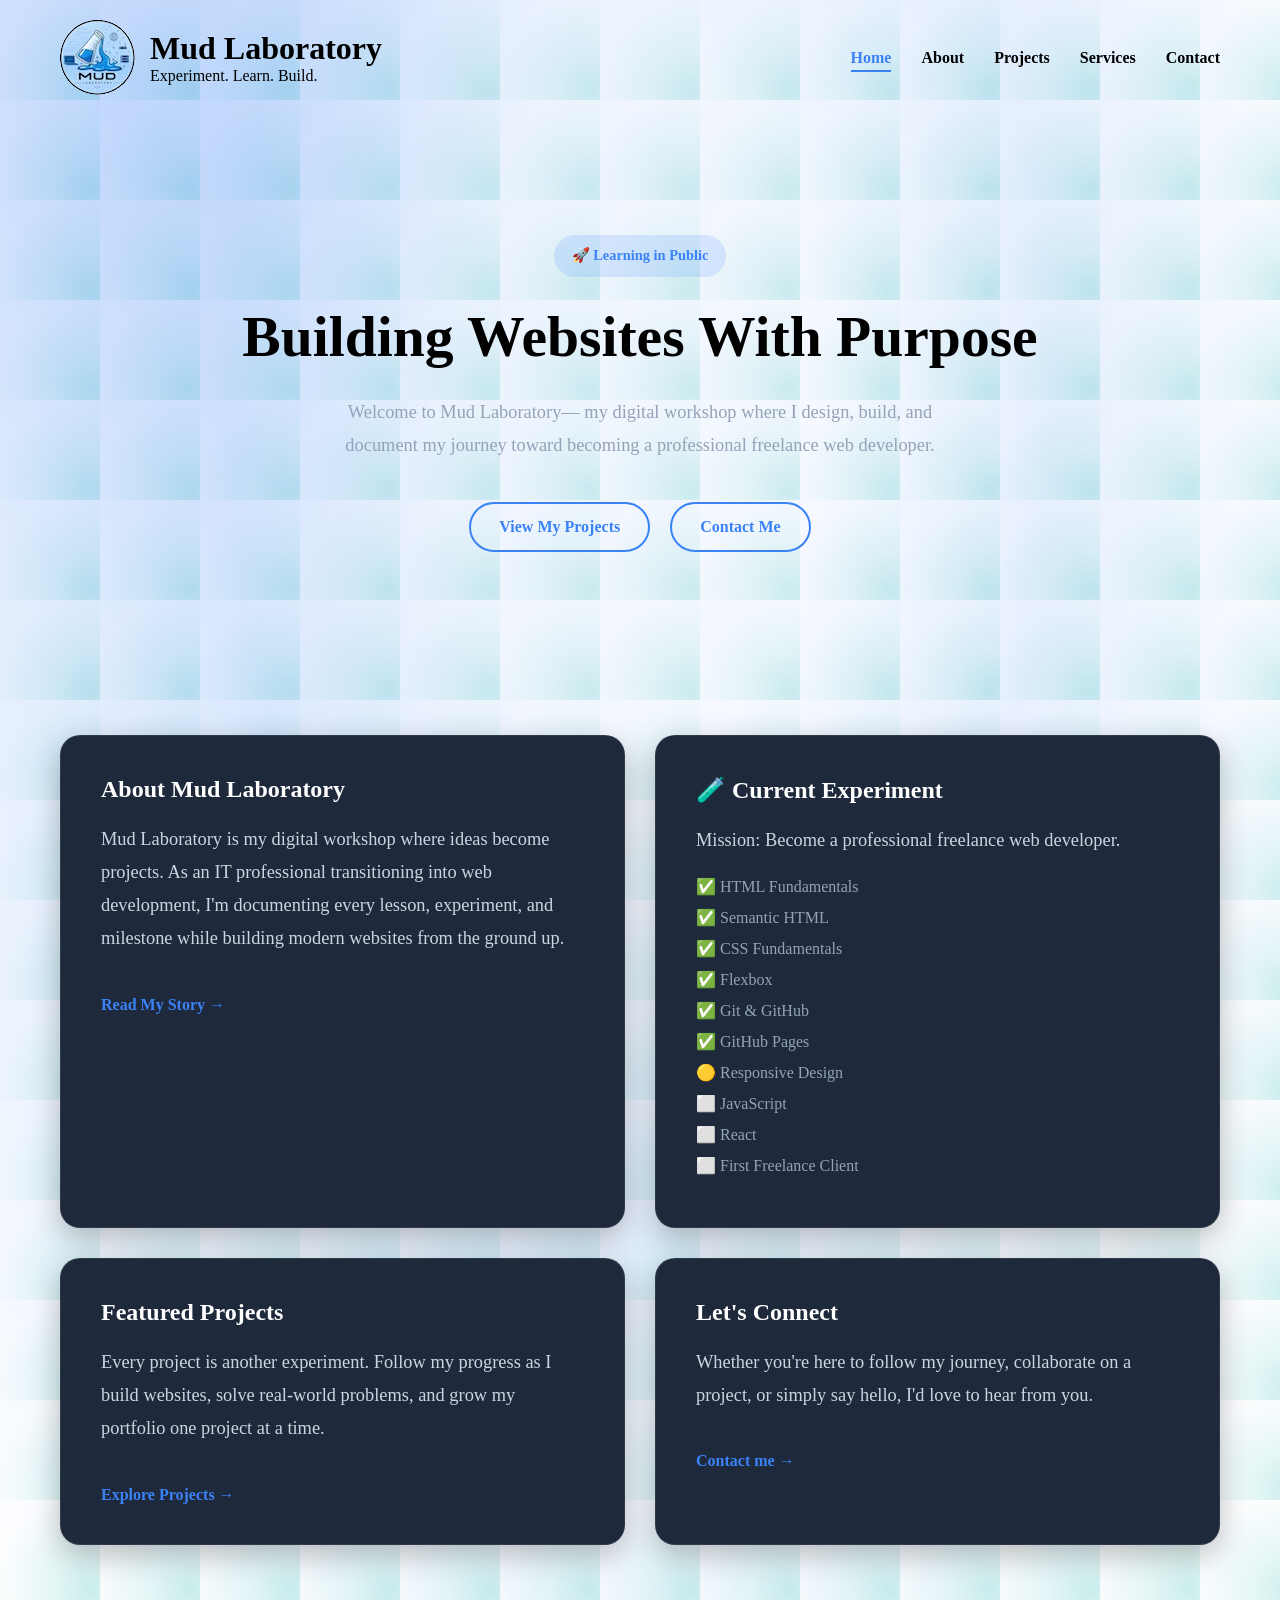
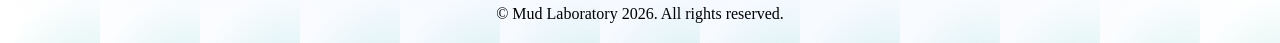
<file: index.html>
<!doctype html>
<html lang="en">
  <head>
    <meta charset="UTF-8" />
    <meta name="viewport" content="width=device-width, initial-scale=1.0" />
    <title>Mud Laboratory</title>
    <link rel="stylesheet" href="css/style.css" />
    <link
      rel="icon"
      type="image/png"
      sizes="32x32"
      href="images/branding/mudlaboratory_favicon32.png"
    />
  </head>
  <body>
    <div class="background"></div>
    <header>
      <div class="logo">
        <img
          src="images/branding/mudlaboratory_image75.png"
          alt="Mud Laboratory Logo"
        />
        <div>
          <h1>Mud Laboratory</h1>
          <p>Experiment. Learn. Build.</p>
        </div>
      </div>
      <nav>
        <ul>
          <li><a class="active" href="index.html">Home</a></li>
          <li><a href="about.html">About</a></li>
          <li><a href="projects.html">Projects</a></li>
          <li><a href="services.html">Services</a></li>
          <li><a href="contact.html">Contact</a></li>
        </ul>
      </nav>
    </header>

    <main>
      <section class="hero">                                                <!-- Beginning Of Hero Section -->
        <div class="hero-content">
          <p class="hero-badge">🚀 Learning in Public</p>
          <h2 class="hero-title">Building Websites With Purpose</h2>
          <p class="hero-description">
            Welcome to Mud Laboratory— my digital workshop where I design,
            build, and document my journey toward becoming a professional
            freelance web developer.
          </p>
          <div class="hero-buttons">
            <a href="projects.html" class="btn btn-primary">
              View My Projects
            </a>
            <a href="contact.html" class="btn btn-secondary"> Contact Me </a>
          </div>
        </div>
        <div class="hero-image">
          <!-- We will place an illustration here later -->
        </div>
      </section>                                                             <!-- End Of Hero Section -->
      <div class="home-grid">                                                <!-- Beginning Of Card Section -->
        <section class="home-card">
          <h2>About Mud Laboratory</h2>
          <p>
            Mud Laboratory is my digital workshop where ideas become projects.
            As an IT professional transitioning into web development, I'm
            documenting every lesson, experiment, and milestone while building
            modern websites from the ground up.
          </p>
          <a href="about.html" class="text-link"> Read My Story → </a>
        </section>

        <section class="home-card">
          <h2>🧪 Current Experiment</h2>
          <p>
            Mission:
            Become a professional freelance web developer.
          </p>
          <ul class="journey-list">
            <li>✅ HTML Fundamentals</li>
            <li>✅ Semantic HTML</li>
            <li>✅ CSS Fundamentals</li>
            <li>✅ Flexbox</li>
            <li>✅ Git & GitHub</li>
            <li>✅ GitHub Pages</li>
            <li>🟡 Responsive Design</li>
            <li>⬜ JavaScript</li>
            <li>⬜ React</li>
            <li>⬜ First Freelance Client</li>
          </ul>
        </section>

        <section class="home-card">
          <h2>Featured Projects</h2>
          <p>
            Every project is another experiment.

            Follow my progress as I build websites,
            solve real-world problems, and grow my portfolio one project at a time.
          </p>
          <a href="projects.html" class="text-link"> Explore Projects → </a>
        </section>

        <section class="home-card">
          <h2>Let's Connect</h2>
          <p>
            Whether you're here to follow my journey,
            collaborate on a project,
            or simply say hello,
            I'd love to hear from you.
          </p>
          <a href="contact.html" class="text-link"> Contact me → </a>
        </section>
      </div>                                                                     <!-- End Of Card Section -->

    </main>
    <footer>
      <p>&copy; Mud Laboratory 2026. All rights reserved.</p>
    </footer>
  </body>
</html>
</file>
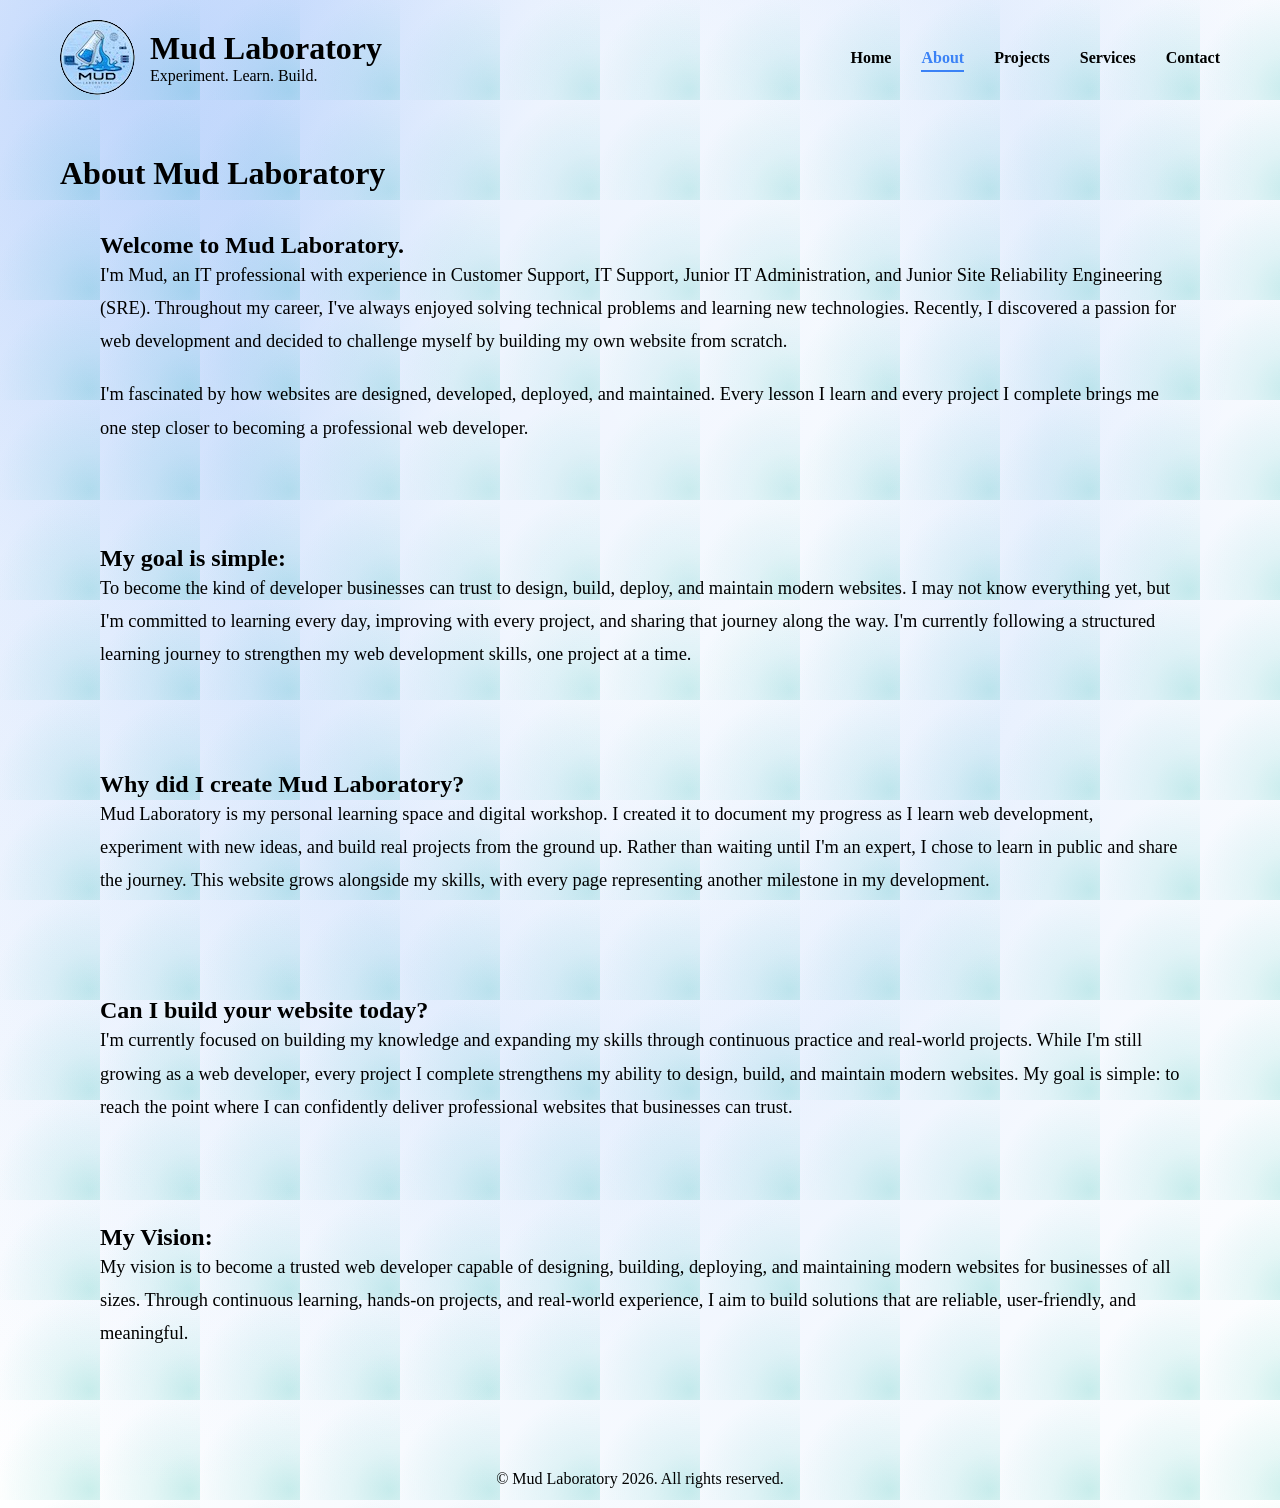
<file: about.html>
<!doctype html>
<html lang="en">
  <head>
    <meta charset="UTF-8" />
    <meta name="viewport" content="width=device-width, initial-scale=1.0" />
    <title>Mud Laboratory</title>
    <link rel="stylesheet" href="css/style.css" />
    <link
      rel="icon"
      type="image/png"
      sizes="32x32"
      href="images/branding/mudlaboratory_favicon32.png"
    />
  </head>
  <body>
    <div class="background"></div>
    <header>
      <div class="logo">
        <img
          src="images/branding/mudlaboratory_image75.png"
          alt="Mud Laboratory Logo"
        />
        <div>
          <h1>Mud Laboratory</h1>
          <p>Experiment. Learn. Build.</p>
        </div>
      </div>
      <nav>
        <ul>
          <li><a href="index.html">Home</a></li>
          <li><a class="active" href="about.html">About</a></li>
          <li><a href="projects.html">Projects</a></li>
          <li><a href="services.html">Services</a></li>
          <li><a href="contact.html">Contact</a></li>
        </ul>
      </nav>
    </header>
    <main>
      <h1>About Mud Laboratory</h1>
      <section>
        <h2>Welcome to Mud Laboratory.</h2>
        <p>
          I'm Mud, an IT professional with experience in Customer Support, IT Support, Junior IT Administration, and Junior Site Reliability Engineering (SRE).
          Throughout my career, I've always enjoyed solving technical problems and learning new technologies. 
          Recently, I discovered a passion for web development and decided to challenge myself by building my own website from scratch.
        </p>
        <p>
          I'm fascinated by how websites are designed, developed, deployed, and maintained. Every lesson I learn 
          and every project I complete brings me one step closer to becoming a professional web developer.
        </p>
      </section>
      <section>
        <h2>My goal is simple:</h2>
        <p>
          To become the kind of developer businesses can trust to design, build,
          deploy, and maintain modern websites. I may not know everything yet,
          but I'm committed to learning every day, improving with every project,
          and sharing that journey along the way. I'm currently following a
          structured learning journey to strengthen my web development skills,
          one project at a time.
        </p>
      </section>
      <section>
        <h2>Why did I create Mud Laboratory?</h2>
        <p>
          Mud Laboratory is my personal learning space and digital workshop.

          I created it to document my progress as I learn web development, experiment with new ideas, and build real projects from the ground up.

          Rather than waiting until I'm an expert, I chose to learn in public and share the journey. 
          This website grows alongside my skills, with every page representing another milestone in my development.
        </p>
      </section>
      <section>
        <h2>Can I build your website today?</h2>
        <p>
          I'm currently focused on building my knowledge and expanding my skills through continuous practice and real-world projects.

          While I'm still growing as a web developer, every project I complete strengthens my ability to design, build, and maintain modern websites.

          My goal is simple: to reach the point where I can confidently deliver professional websites that businesses can trust.
        </p>
      </section>
      <section>
        <h2>My Vision:</h2>
        <p>
          My vision is to become a trusted web developer capable of designing, building, deploying, and maintaining modern websites for businesses of all sizes.

          Through continuous learning, hands-on projects, and real-world experience, I aim to build solutions that are reliable, user-friendly, and meaningful.
        </p>
      </section>
    </main>
    <footer>
      <p>&copy; Mud Laboratory 2026. All rights reserved.</p>
    </footer>
  </body>
</html>
</file>
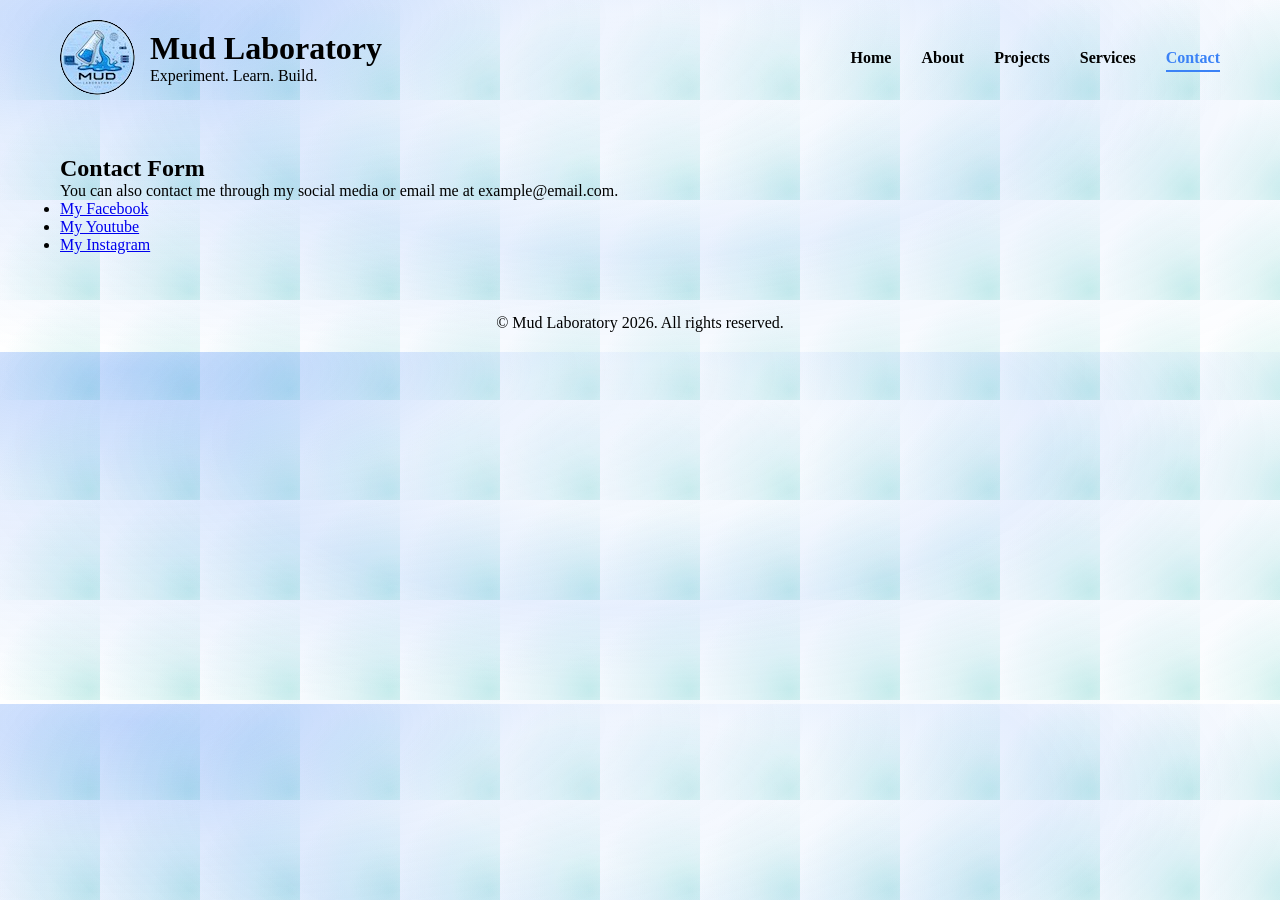
<file: contact.html>
<!doctype html>
<html lang="en">
  <head>
    <meta charset="UTF-8" />
    <meta name="viewport" content="width=device-width, initial-scale=1.0" />
    <title>Mud Laboratory</title>
    <link rel="stylesheet" href="css/style.css" />
    <link
      rel="icon"
      type="image/png"
      sizes="32x32"
      href="images/branding/mudlaboratory_favicon32.png"
    />
  </head>
  <body>
    <div class="background"></div>
    <header>
      <div class="logo">
        <img
          src="images/branding/mudlaboratory_image75.png"
          alt="Mud Laboratory Logo"
        />
        <div>
          <h1>Mud Laboratory</h1>
          <p>Experiment. Learn. Build.</p>
        </div>
      </div>
      <nav>
        <ul>
          <li><a href="index.html">Home</a></li>
          <li><a href="about.html">About</a></li>
          <li><a href="projects.html">Projects</a></li>
          <li><a href="services.html">Services</a></li>
          <li><a class="active" href="contact.html">Contact</a></li>
        </ul>
      </nav>
    </header>
    <main>
        <h2>Contact Form</h2>
        <p>
            You can also contact me through my social media or email me at example@email.com.
        </p>
        <ul>
            <li>
                <a href="example@facebook.com">My Facebook</a>
            </li>
            <li>
                <a href="example@youtube.com">My Youtube</a>
            </li>
            <li>
                <a href="example@instagram.com">My Instagram</a>
            </li>
        </ul>
    </main>
    <footer>
        <p>&copy; Mud Laboratory 2026. All rights reserved.</p>
    </footer>

<!-- Your content -->

</body>
</html>
</file>
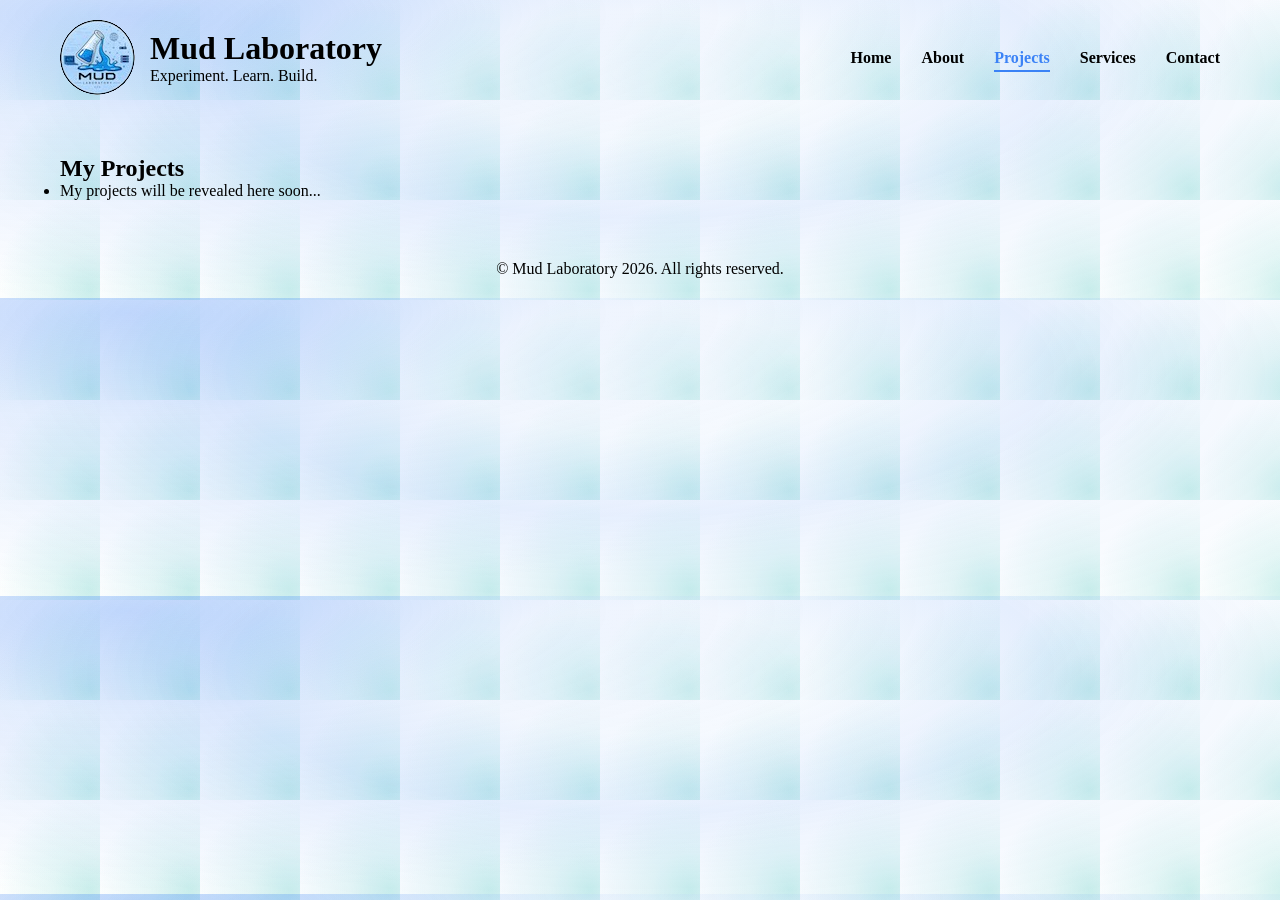
<file: projects.html>
<!doctype html>
<html lang="en">
  <head>
    <meta charset="UTF-8" />
    <meta name="viewport" content="width=device-width, initial-scale=1.0" />
    <title>Mud Laboratory</title>
    <link rel="stylesheet" href="css/style.css" />
    <link
      rel="icon"
      type="image/png"
      sizes="32x32"
      href="images/branding/mudlaboratory_favicon32.png"
    />
  </head>
  <body>
    <div class="background"></div>
    <header>
      <div class="logo">
        <img
          src="images/branding/mudlaboratory_image75.png"
          alt="Mud Laboratory Logo"
        />
        <div>
          <h1>Mud Laboratory</h1>
          <p>Experiment. Learn. Build.</p>
        </div>
      </div>
      <nav>
        <ul>
          <li><a href="index.html">Home</a></li>
          <li><a href="about.html">About</a></li>
          <li><a class="active" href="projects.html">Projects</a></li>
          <li><a href="services.html">Services</a></li>
          <li><a href="contact.html">Contact</a></li>
        </ul>
      </nav>
    </header>
    <main>
        <h2>My Projects</h2>
        <ul>
            <li>My projects will be revealed here soon...</li>
        </ul>
    </main>
    <footer>
        <p>&copy; Mud Laboratory 2026. All rights reserved.</p>
    </footer>

<!-- Your content -->

</body>
</html>
</file>
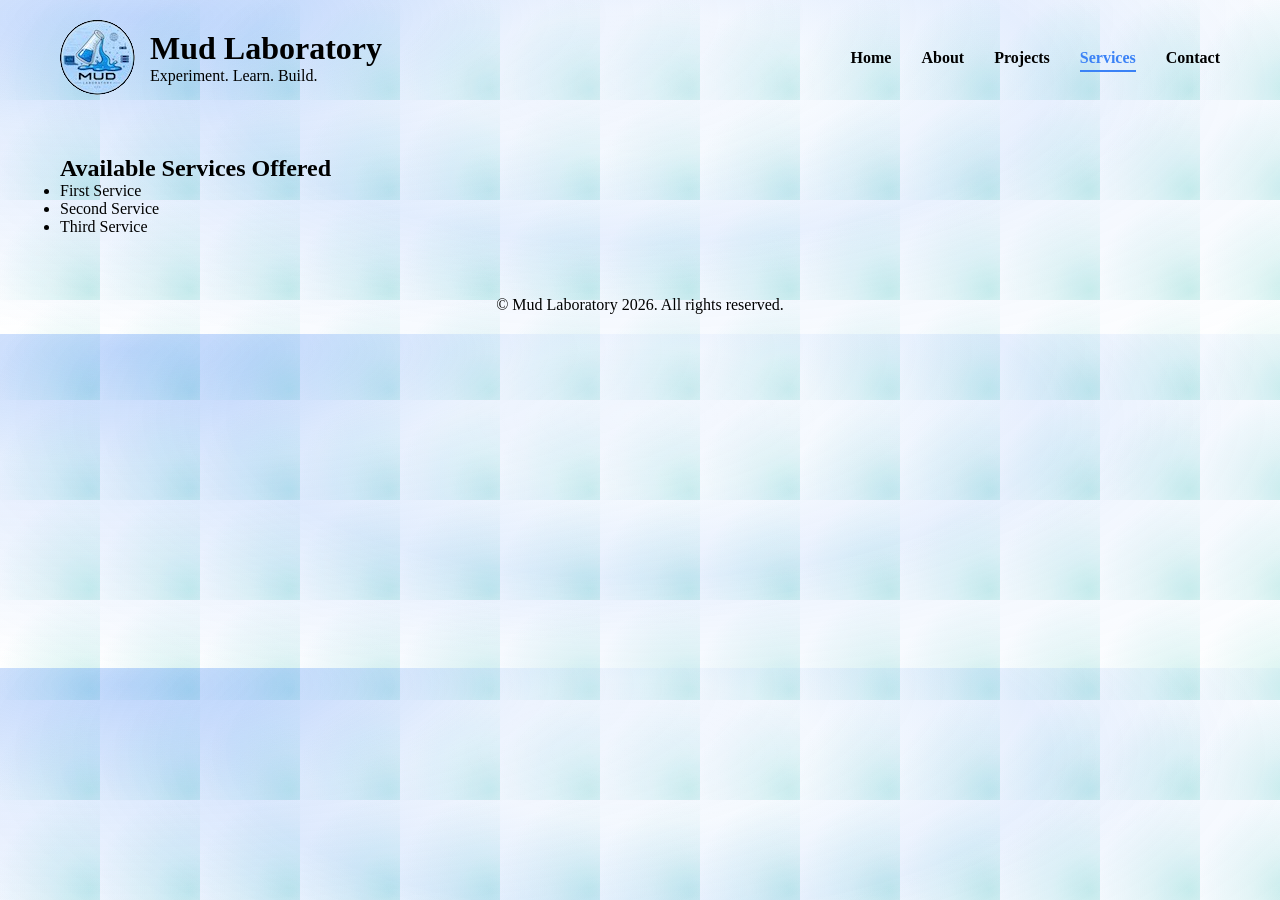
<file: services.html>
<!doctype html>
<html lang="en">
  <head>
    <meta charset="UTF-8" />
    <meta name="viewport" content="width=device-width, initial-scale=1.0" />
    <title>Mud Laboratory</title>
    <link rel="stylesheet" href="css/style.css" />
    <link
      rel="icon"
      type="image/png"
      sizes="32x32"
      href="images/branding/mudlaboratory_favicon32.png"
    />
  </head>
  <body>
    <div class="background"></div>
    <header>
      <div class="logo">
        <img
          src="images/branding/mudlaboratory_image75.png"
          alt="Mud Laboratory Logo"
        />
        <div>
          <h1>Mud Laboratory</h1>
          <p>Experiment. Learn. Build.</p>
        </div>
      </div>
      <nav>
        <ul>
          <li><a href="index.html">Home</a></li>
          <li><a href="about.html">About</a></li>
          <li><a href="projects.html">Projects</a></li>
          <li><a class="active" href="services.html">Services</a></li>
          <li><a href="contact.html">Contact</a></li>
        </ul>
      </nav>
    </header>
    <main>
        <h2>Available Services Offered</h2>
        <ul>
            <li>First Service</li>
            <li>Second Service</li>
            <li>Third Service</li>
        </ul>
    </main>
    <footer>
        <p>&copy; Mud Laboratory 2026. All rights reserved.</p>
    </footer>

<!-- Your content -->

</body>
</html>
</file>
<file: css/style.css>
/* ==================================================
   Mud Laboratory Design System
   Version: 1.0

   Author  : Mud
   Project : Mud Laboratory
   Purpose : Personal Portfolio & Learning Journey
================================================== */
:root {
    /* ==========================================
       Brand Colors
    ========================================== */
    --primary-color: #3B82F6;
    --secondary-color: #14B8A6;

    /* ==========================================
       Background Colors
    ========================================== */
    --background-color: #ffffff;
    --surface-color: #1E293B;

    /* ==========================================
       Text Colors
    ========================================== */
    --text-color: #000000;
    --text-muted: #94A3B8;

    /* ==========================================
       Layout
    ========================================== */
    --border-radius: 10px;
    --max-width: 1200px;

    /* ==========================================
       Spacing
    ========================================== */
    --space-xs: 10px;
    --space-sm: 20px;
    --space-md: 30px;
    --space-lg: 40px;
    --space-xl: 60px;
    --space-2xl: 80px;

    /* ==========================================
       Typography
    ========================================== */
    --font-family: Arial, Helvetica, sans-serif;

    --text-small: .9rem;
    --text-normal: 1rem;
    --text-large: 1.15rem;

    --heading-1: 3.6rem;
    --heading-2: 2rem;
    --heading-3: 1.5rem;

    /* ==========================================
       Animation
    ========================================== */
    --transition-speed: .3s ease;

    /* Card Colors */
    --card-bg: #1E293B;
    --card-text: #F8FAFC;
    --card-text-muted: #CBD5E1;
}

/* Reset */
* {
    margin: 0;
    padding: 0;
    box-sizing: border-box;
}

/* Body or Base */
body {

    background-color: var(--background-color);

    background-image:

        radial-gradient(
            ellipse at 50% 25%,
            rgba(255,255,255,.16) 0%,
            rgba(255,255,255,.10) 20%,
            rgba(59,130,246,.10) 45%,
            rgba(59,130,246,.05) 65%,
            transparent 100%
        ),

        radial-gradient(
            ellipse at 10% 5%,
            rgba(59,130,246,.28) 0%,
            rgba(59,130,246,.10) 25%,
            transparent 70%
        ),

        radial-gradient(
            ellipse at 90% 90%,
            rgba(20,184,166,.22) 0%,
            rgba(20,184,166,.10) 30%,
            transparent 75%
        ),

        linear-gradient(
            rgba(255,255,255,.01) 1px,
            transparent 1px
        ),

        linear-gradient(
            90deg,
            rgba(255,255,255,.01) 1px,
            transparent 1px
        );

    background-size:
        auto,
        auto,
        100px 100px,
        100px 100px;

    
}

/* ==========================
   Logo
========================== */
.logo {
    display: flex;
    align-items: center;
    gap: 15px;
}

.logo img {
    width: 75px;
    height: auto;
}

/* ==========================
   Header
========================== */
header {
    display: flex;
    justify-content: space-between; 
    align-items: center;
    max-width: var(--max-width);
    margin: 0 auto;
    padding: 20px;
}

nav ul {
    display: flex;
    list-style: none;
    gap: 30px;
}

nav a {
    color: var(--text-color);
    text-decoration: none;
    font-weight: bold;
}

nav a:hover {
    color: var(--primary-color);
}

nav a.active {
    color: var(--primary-color);
    border-bottom: 2px solid var(--primary-color);
    padding-bottom: 4px;
}

/* ==========================
   Main Layout
========================== */
main {
    max-width: var(--max-width);
    margin: 0 auto;
    padding: 40px 20px;
}

/* ==========================
   Hero
========================== */

.hero {
    padding: 80px 20px;
    min-height: 60vh;
    text-align: center;    
}

.hero-badge {
    display: inline-block;
    background: rgba(59, 130, 246, .15);
    color: var(--primary-color);
    padding: 8px 18px;
    border-radius: 999px;
    margin-bottom: 25px;
    font-size: .9rem;
    font-weight: bold;
}

.hero-description {
    color: var(--text-muted);
    font-size: 1.15rem;
    max-width: 650px;
    margin: 0 auto 40px;
}

.hero-content {
    max-width: 800px;
    margin: 0 auto;
}

.hero-title {
    font-size: 3.6rem;
    line-height: 1.2;
    margin-bottom: 25px;
}

.hero-buttons {
    display: flex;
    justify-content: center;
    gap: var(--space-sm);
    margin-top: var(--space-lg);
}

/* ==========================
   Buttons
========================== */
.btn {
    display: inline-block;
    padding: 14px 28px;
    text-decoration: none;
    font-weight: bold;
    transition: var(--transition-speed);
    border-radius: 999px;
    cursor: pointer;
    
}

.btn-primary {
    border: 2px solid var(--primary-color);
    color: var(--primary-color);
}

.btn-primary:hover {
    background: var(--primary-color);
    color: white;
}

.btn-secondary {
    border: 2px solid var(--primary-color);
    color: var(--primary-color);
}

.btn-secondary:hover {
    background: var(--primary-color);
    color: white;
}

/* ==========================
   Section
========================== */
section {
    padding: var(--space-lg);
}

section p {
    font-size: 1.15rem;
    line-height: 1.8;
    margin-bottom: var(--space-sm);
}

/* ==========================
   Home Grid and Cards
========================== */
.home-grid {
    display: grid;
    grid-template-columns: repeat(2, 1fr);
    gap: 30px;
    margin-top: 40px;
}

.home-card {
    background:var(--card-bg);
    color: var(--card-text);
    border:1px solid rgba(255,255,255,.08);
    border-radius: 20px;
    backdrop-filter:blur(10px);
    box-shadow:
        0 10px 30px rgba(0,0,0,.25);
    transition:var(--transition-speed);
}

.home-card:hover {
    transform:translateY(-8px);
    border-color:rgba(59,130,246,.35);
}

.home-card h2 {
    color: white;
    margin-bottom: 20px;
}

.home-card p {
    color: rgba(255,255,255,.85);
}

.home-card ul {
    list-style: none;
}

.home-card li {
    margin-bottom: 12px;
    color: rgba(255,255,255,.80);
}

.home-card p,
.home-card li {
    color: var(--card-text-muted);
}

.text-link {
    display: inline-block;
    margin-top: 20px;
    color: var(--primary-color);
    text-decoration: none;
    font-weight: bold;
}

.text-link:hover {
    text-decoration: underline;
}

/* ==========================
   Journey
========================== */
.journey-list {
    list-style: none;
    color: var(--text-muted);
}

.journey-list li {
    margin-bottom: 12px;
    color: var(--text-muted);
}

/* ==========================
   Footer
========================== */
footer {
    max-width: var(--max-width);
    margin: 0 auto;
    padding: 20px;
    text-align: center;
}
</file>
